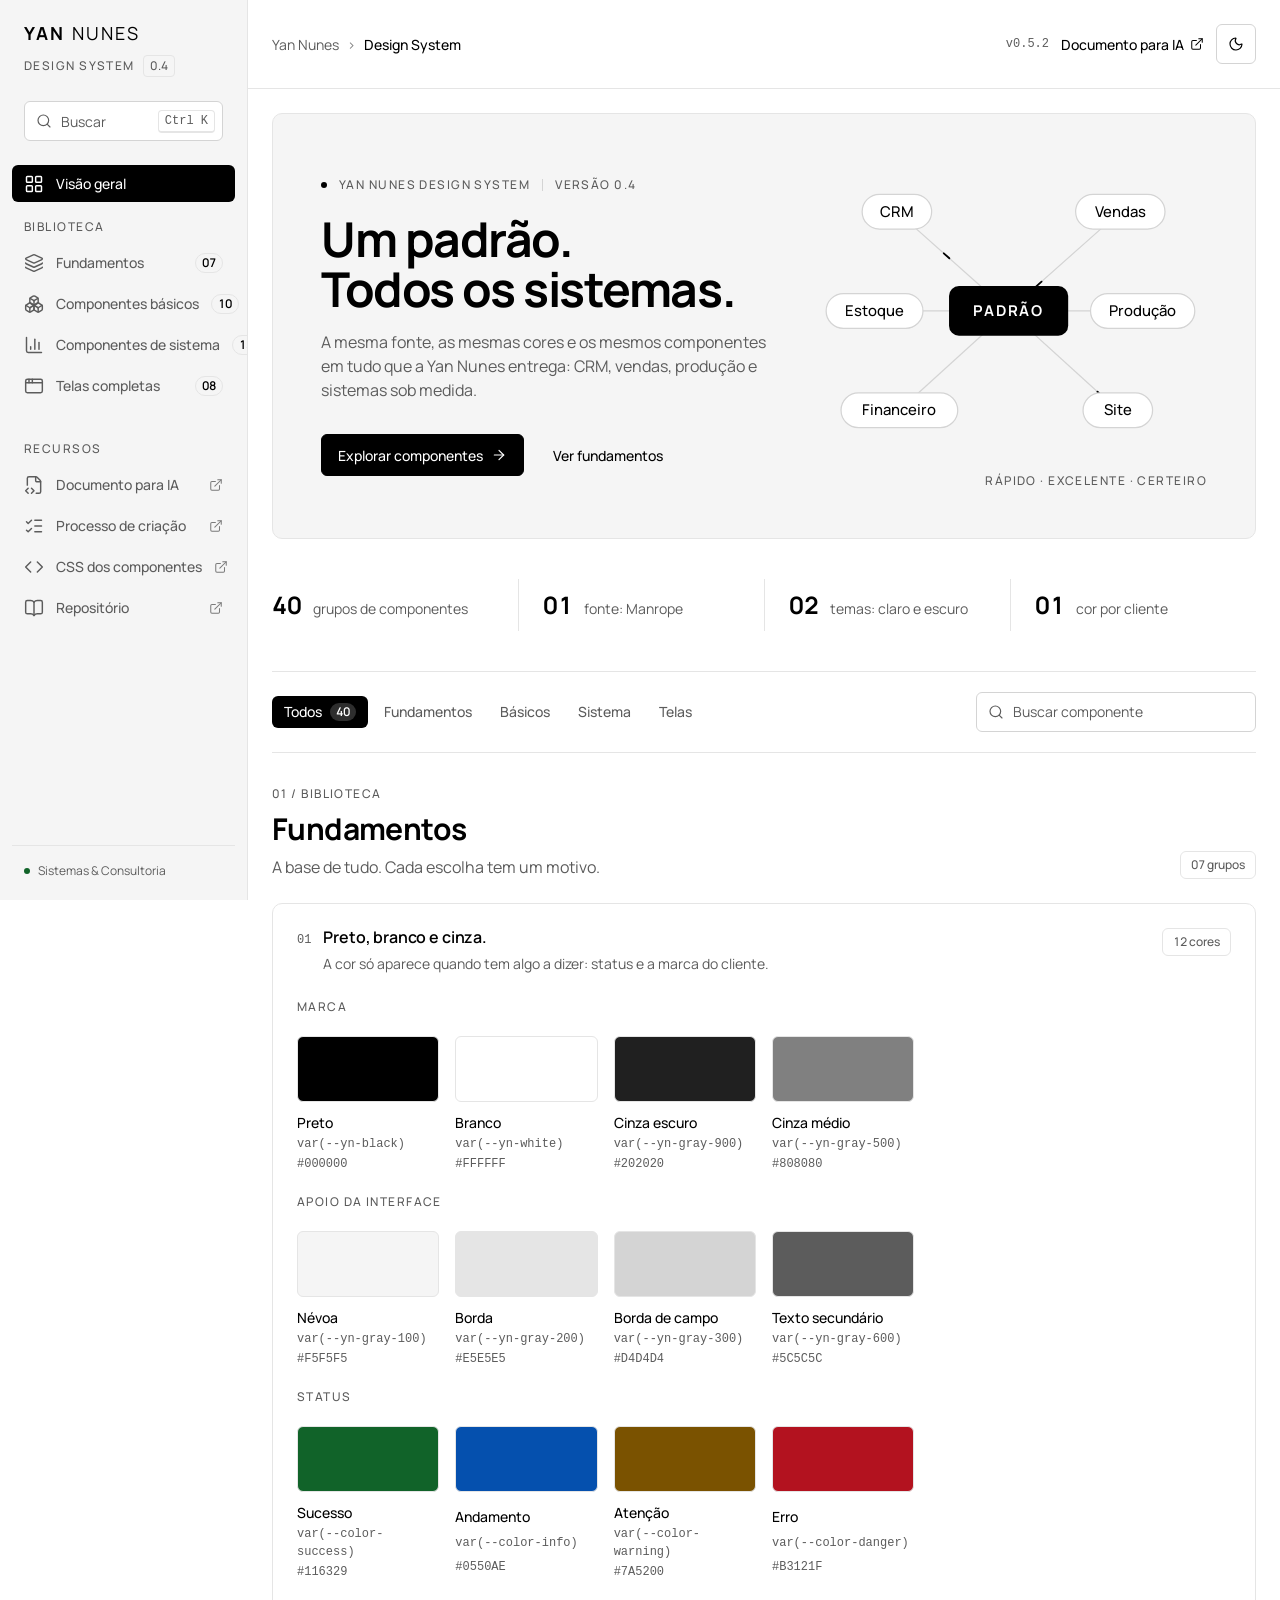
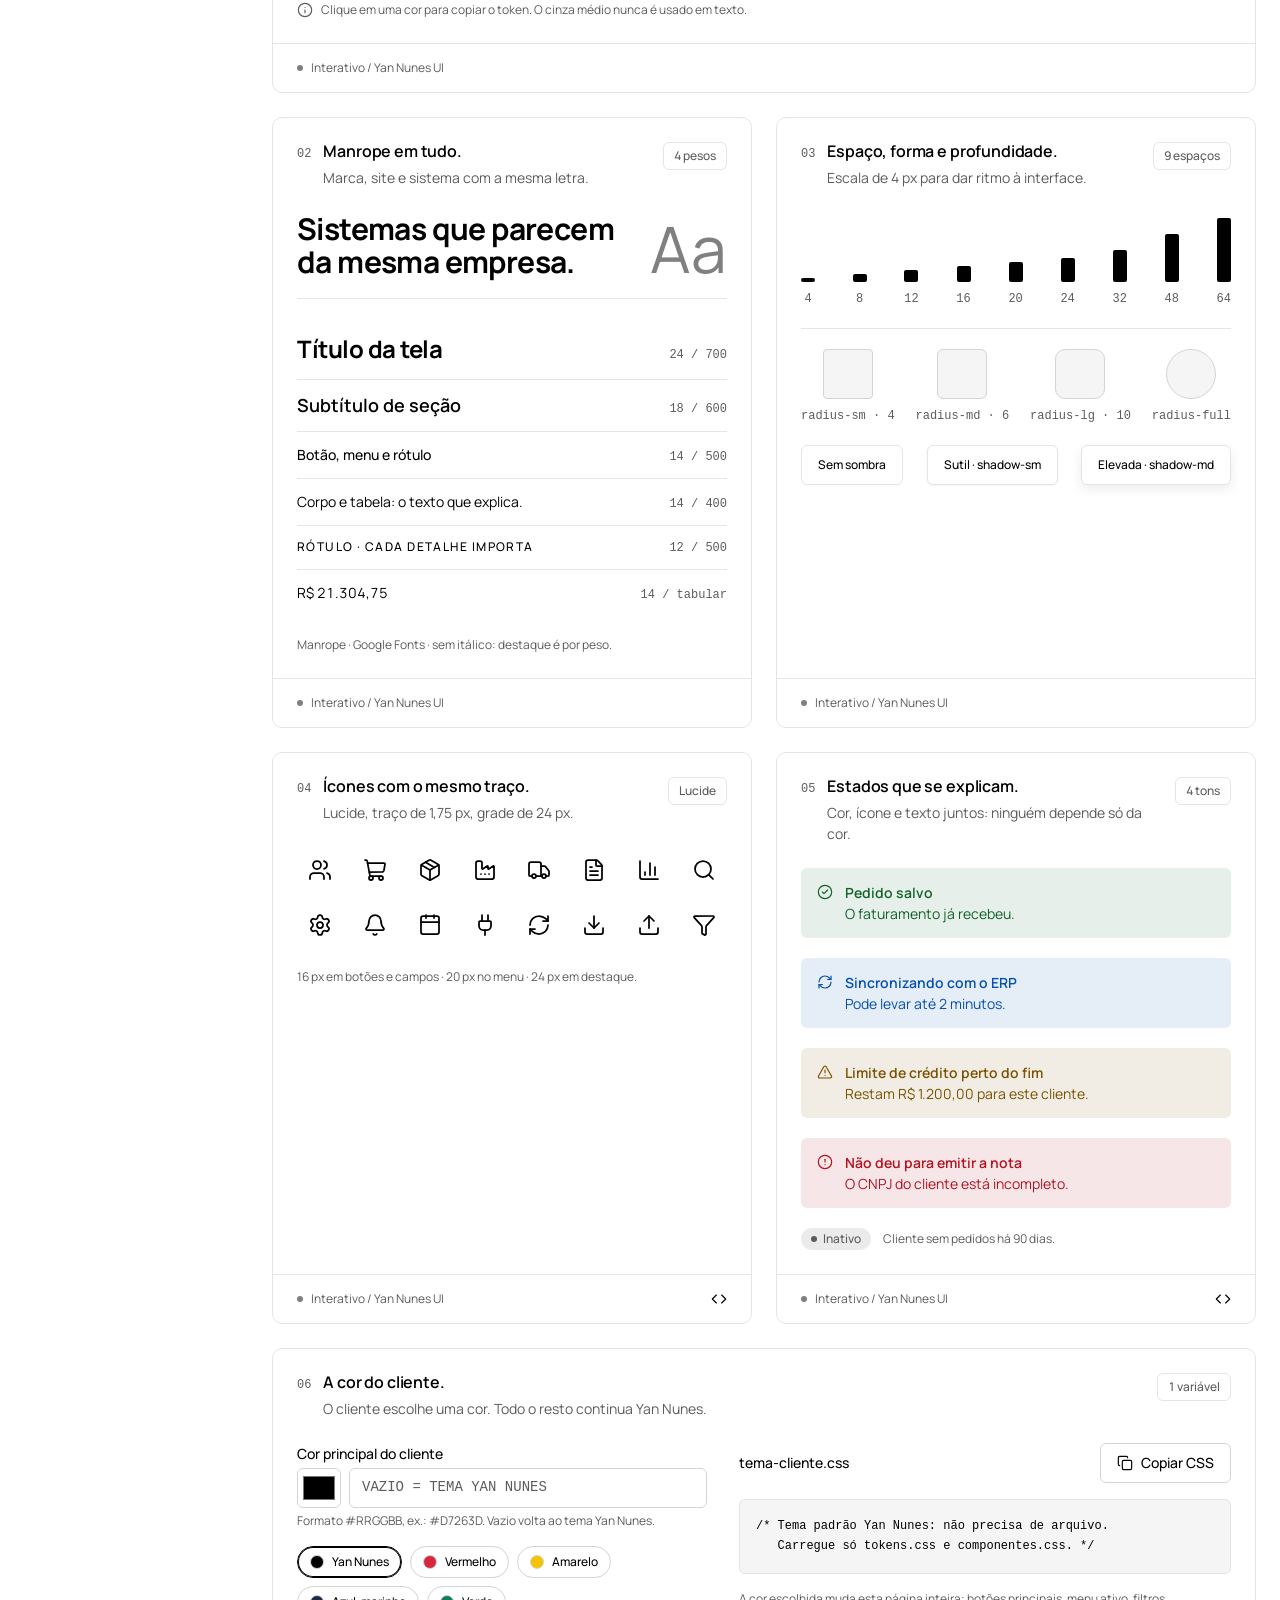
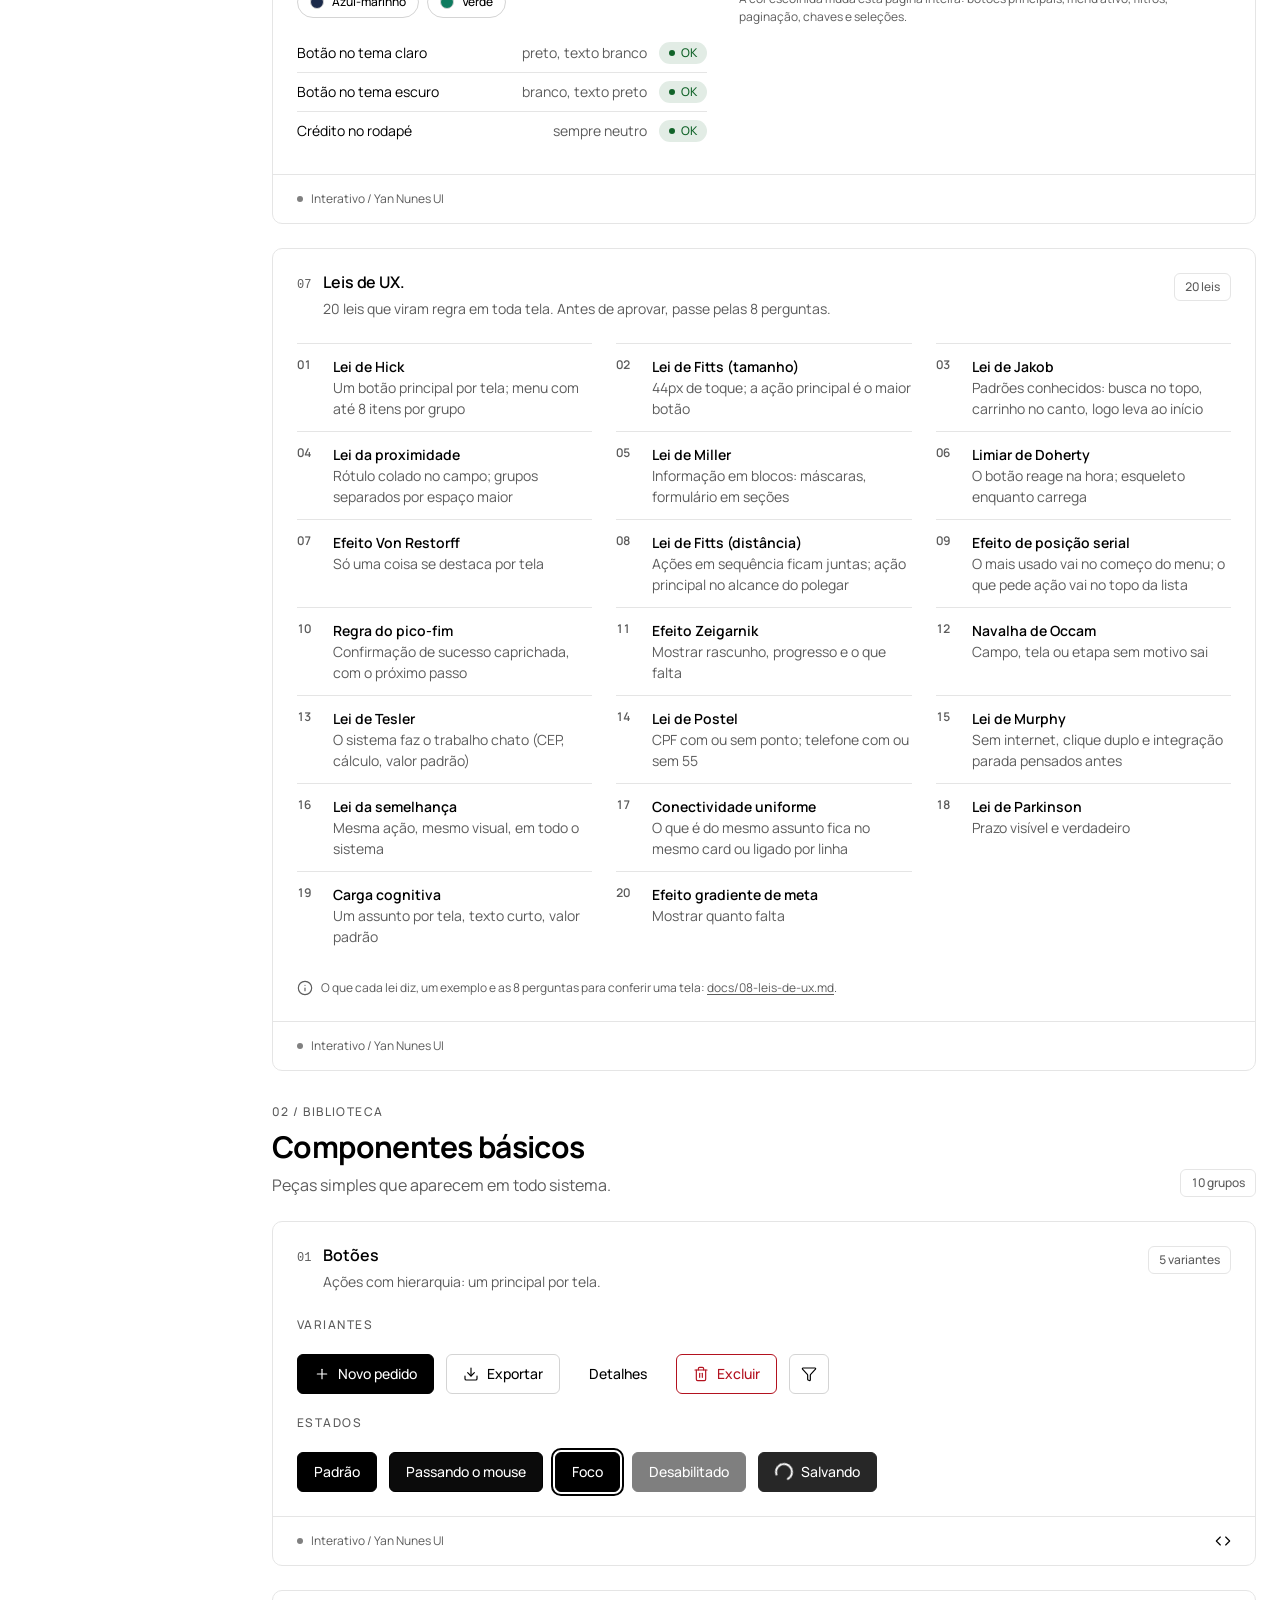
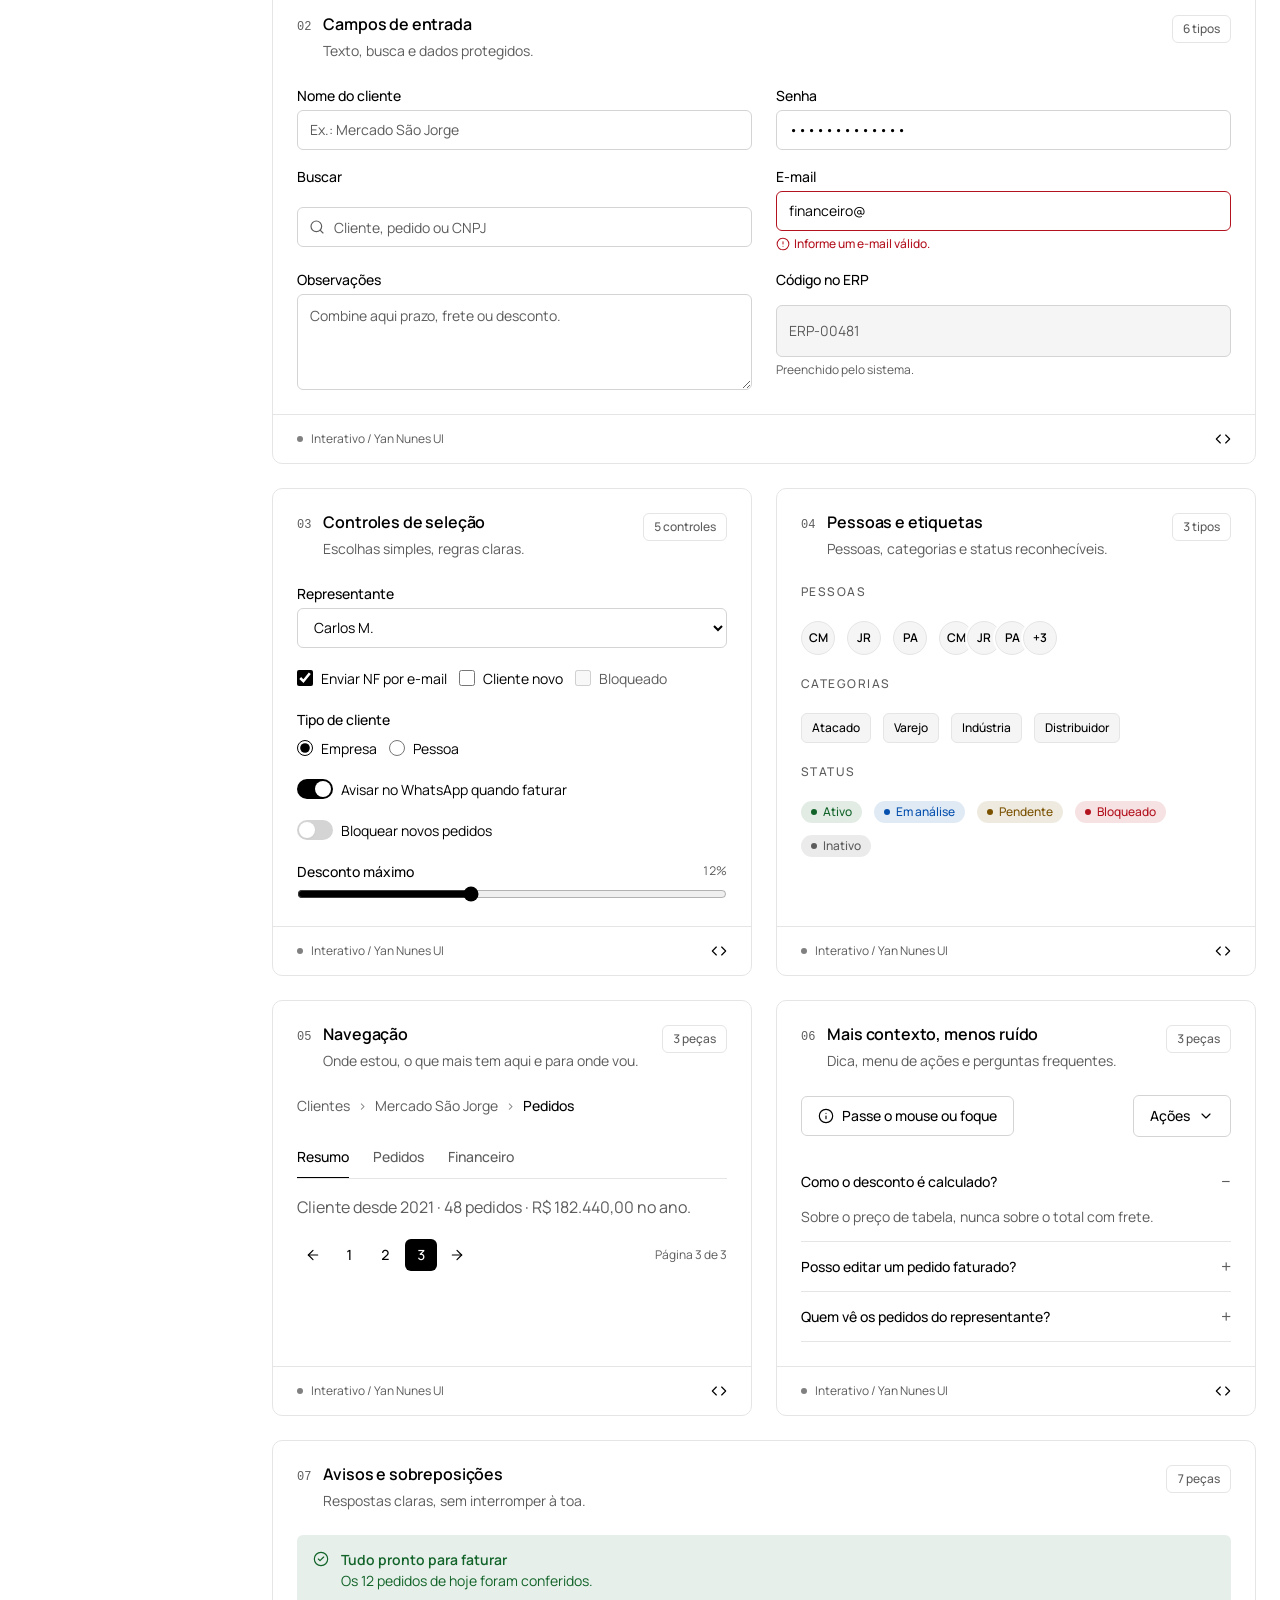
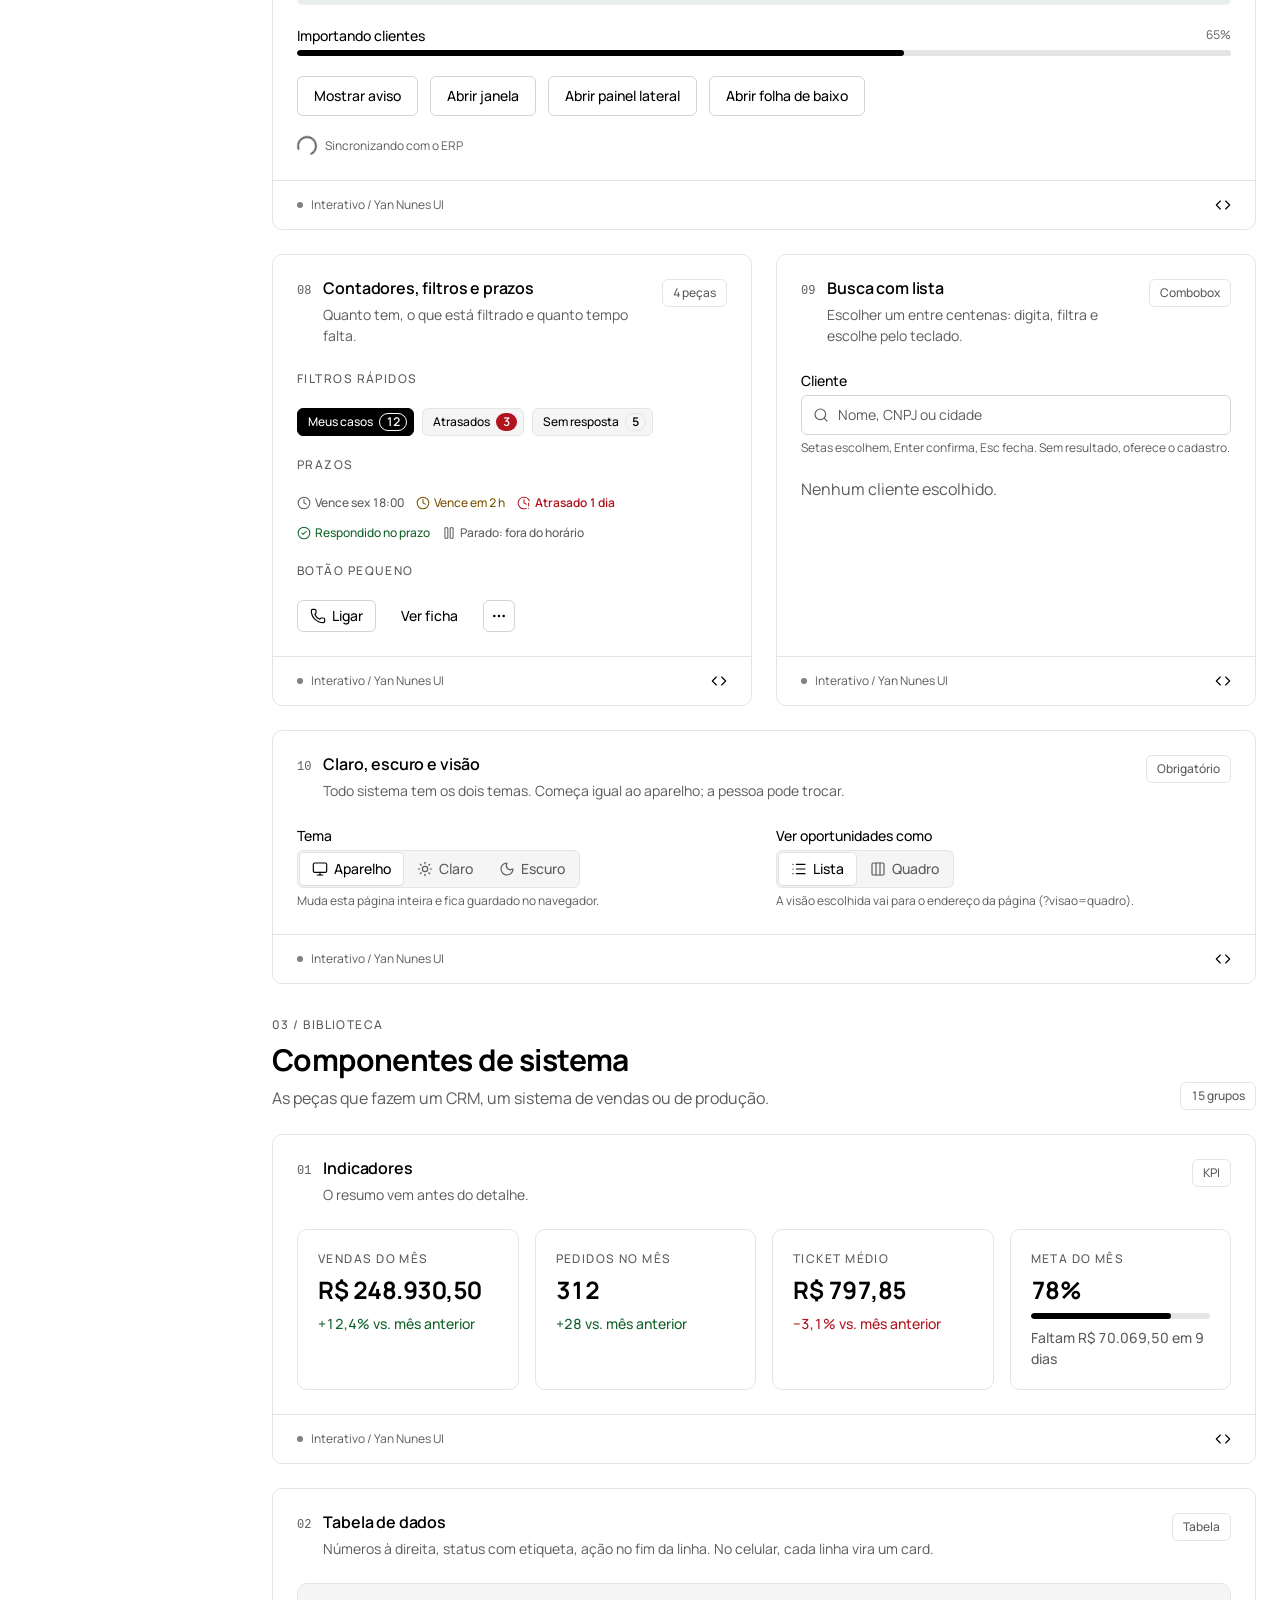
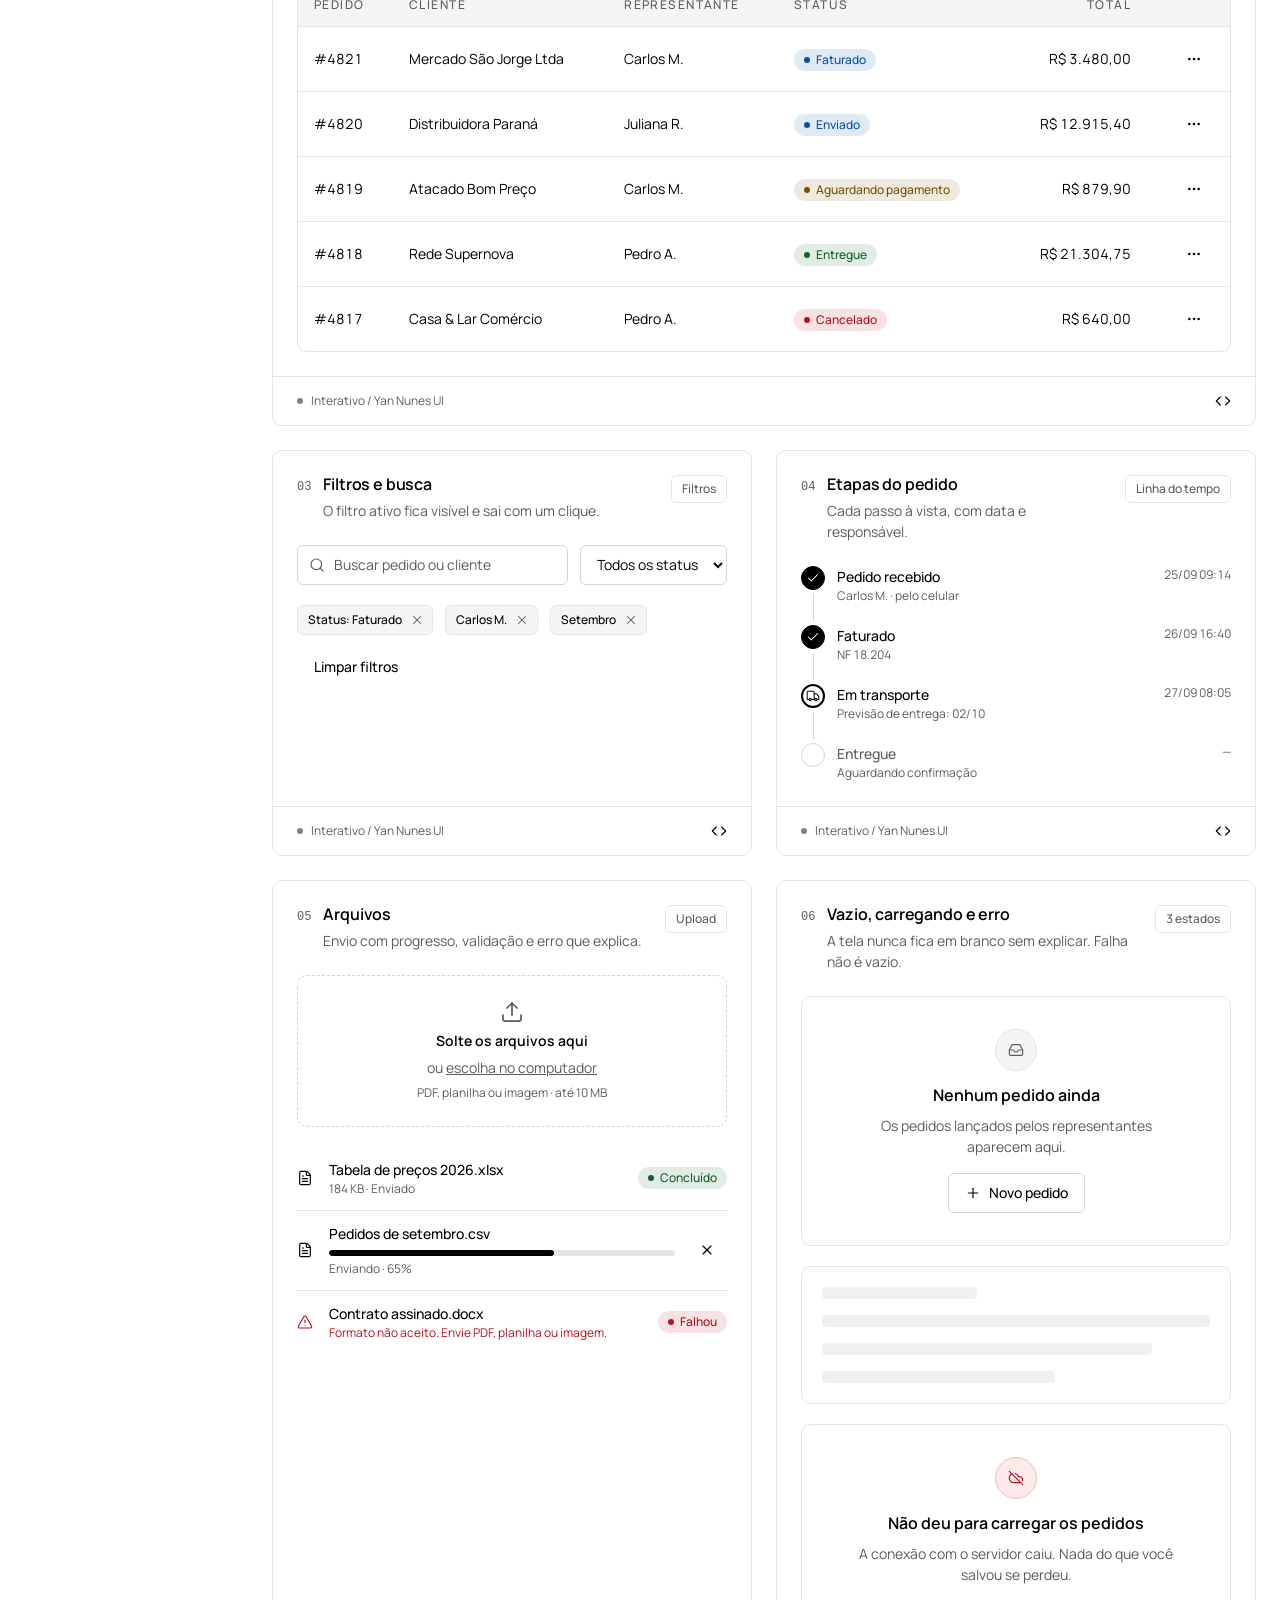
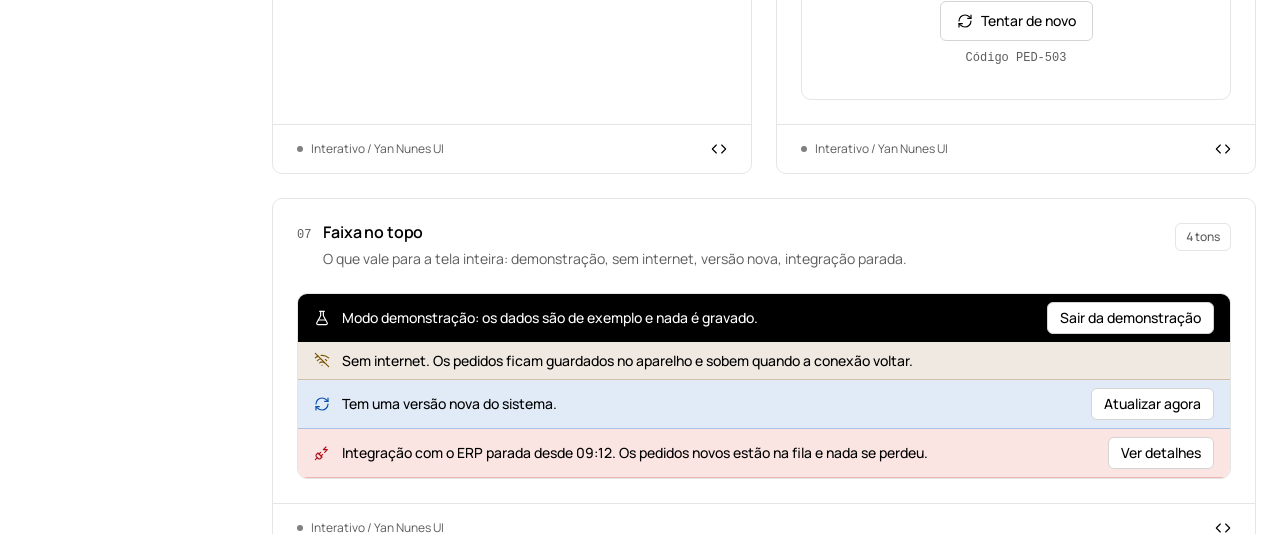
<file: ui/vitrine.html>
<!doctype html>
<html lang="pt-BR">
<meta charset="utf-8">
<meta name="viewport" content="width=device-width, initial-scale=1">
<title>Design System Yan Nunes</title>
<meta name="robots" content="noindex">
<meta http-equiv="refresh" content="0; url=../index.html">
<link rel="canonical" href="https://systemdesing.vercel.app/">
<p>A vitrine mudou para a página inicial. <a href="../index.html">Abrir a vitrine</a>.</p>
</file>
